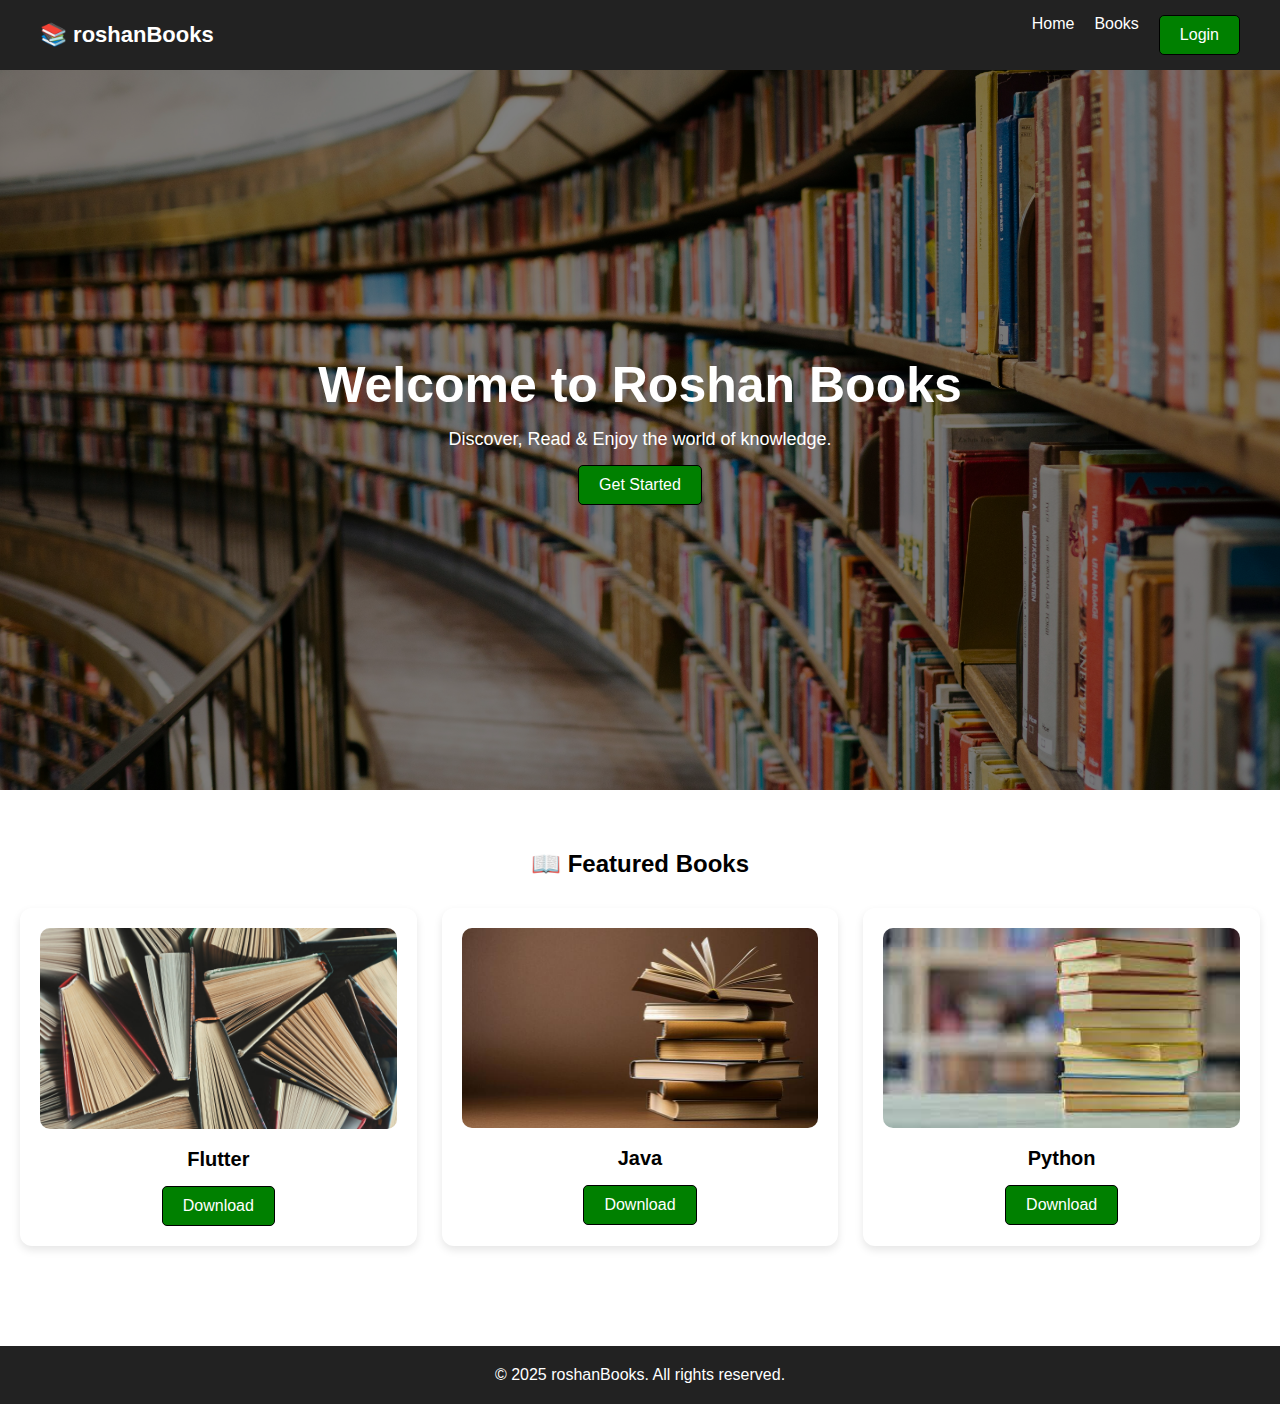
<file: index.html>
<!DOCTYPE html>
<html lang="en">
<head>
  <meta charset="UTF-8">
  <meta name="viewport" content="width=device-width, initial-scale=1.0">
  <title>Inayat Books</title>
  <link rel="stylesheet" href="style.css">
</head>
<body>
  <!-- Navigation -->
  <header>
    <nav class="navbar">
      <div class="logo">📚 roshanBooks</div>
      <ul class="nav-links">
        <li><a href="index.html">Home</a></li>
        <li><a href="#">Books</a></li>
        <li><a href="login.html" class="btn">Login</a></li>
      </ul>
    </nav>
  </header>

  <!-- Hero Section -->
  <section class="hero" style="background-image: url('/bg\ books.jpeg');">
    <div class="hero-content">
      <h1>Welcome to Roshan Books</h1>
      <p>Discover, Read & Enjoy the world of knowledge.</p>
      <a href="login.html" class="btn primary-btn">Get Started</a>
    </div>
  </section>

  <!-- Featured Books -->
  <section class="books">
    <h2>📖 Featured Books</h2>
    <div class="book-grid">
      <div class="book-card">
        <img src="/book 2.jpg" alt="Book 1">
        <h3>Flutter</h3>
        <a href="/flutterbook.pdf" download class="btn">Download</a>
        <!-- <button class="btn download-btn" onclick="downloadBook('/flutterbook.pdf')">Download</button> -->
      </div>
      <div class="book-card">
        <img src="/book 3.jpg" alt="Book 2">
        <h3>Java</h3>
         <a href="/javanotes5.pdf" download class="btn">Download</a>
        <!-- <button class="btn download-btn" onclick="downloadBook('java.pdf', 'https://www.iitk.ac.in/esc101/share/downloads/javanotes5.pdf')">Download</button> -->
      </div>
      <div class="book-card">
        <img src="/book 4.jpeg" alt="Book 3">
        <h3>Python</h3>
        <a href="/javanotes5.pdf" download class="btn">Download</a>
        <!-- <button class="btn download-btn" onclick="downloadBook('python.pdf', 'https://assets.openstax.org/oscms-prodcms/media/documents/Introduction_to_Python_Programming_-_WEB.pdf')">Download</button> -->
      </div>
    </div>
  </section>

  <!-- Footer -->
  <footer>
    <p>© 2025 roshanBooks. All rights reserved.</p>
  </footer>

  <script src="script.js"></script>
</body>
</html>
</file>
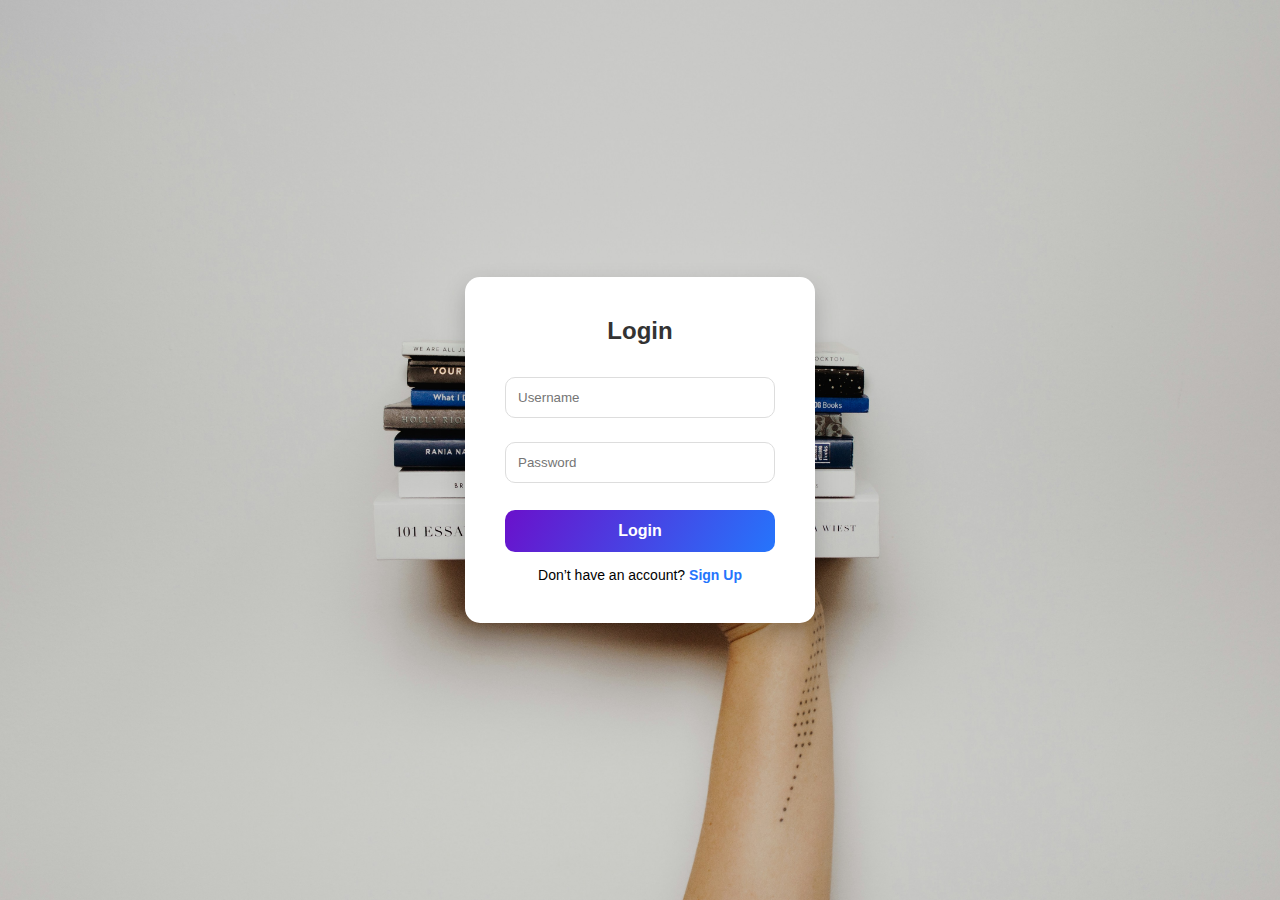
<file: login.html>
<!DOCTYPE html>
<html lang="en">
<head>
  <meta charset="UTF-8">
  <meta name="viewport" content="width=device-width, initial-scale=1.0">
  <title>Login - Inayat Books</title>
  <link rel="stylesheet" href="login.css">
</head>
<body style="background-image: url('/login\ bg.jpeg'); background-size: cover; background-position: center;">

  <div class="login-container">
    <h2>Login</h2>
    <form>
      <input type="text" placeholder="Username" required>
      <input type="password" placeholder="Password" required>
      <button type="submit">Login</button>
    </form>
    <p>Don’t have an account? <a href="#">Sign Up</a></p>
  </div>

</body>
</html>
</file>
<file: style.css>
/* Reset */
* {
  margin: 0;
  padding: 0;
  box-sizing: border-box;
  font-family: "Segoe UI", Tahoma, Geneva, Verdana, sans-serif;
}

/* Navbar */
.navbar {
  display: flex;
  justify-content: space-between;
  align-items: center;
  background: #222;
  padding: 15px 40px;
  color: #fff;
}

.navbar .logo {
  font-size: 22px;
  font-weight: bold;
}

.nav-links {
  list-style: none;
  display: flex;
  gap: 20px;
}

.nav-links li a {
  text-decoration: none;
  color: #fff;
  transition: 0.3s;
}

.nav-links li a:hover {
  color: #f39c12;
}

/* Hero Section */
.hero {
  height: 80vh;
  background-size: cover;
  background-position: center;
  display: flex;
  justify-content: center;
  align-items: center;
  text-align: center;
  color: white;
  position: relative;
}

.hero::before {
  content: "";
  position: absolute;
  top: 0; left: 0;
  width: 100%; height: 100%;
  background: rgba(0,0,0,0.5);
}

.hero-content {
  position: relative;
  z-index: 1;
}

.hero h1 {
  font-size: 50px;
}

.hero p {
  margin: 15px 0;
  font-size: 18px;
}

.btn {
  display: inline-block;
  padding: 10px 20px;
  border-radius: 5px;
  text-decoration: none;
  cursor: pointer;
  transition: 0.3s;
}

.primary-btn {
  background: #f39c12;
  color: white;
}

.primary-btn:hover {
  background: #e67e22;
}

.download-btn {
  background: #27ae60;
  color: white;
  margin-top: 10px;
}

.download-btn:hover {
  background: #2ecc71;
}

/* Books Section */
.books {
  padding: 60px 20px;
  text-align: center;
}

.book-grid {
  display: grid;
  grid-template-columns: repeat(auto-fit, minmax(250px, 1fr));
  gap: 25px;
  margin-top: 30px;
}

.book-card {
  background: white;
  padding: 20px;
  border-radius: 12px;
  box-shadow: 0 4px 8px rgba(0,0,0,0.1);
  transition: 0.3s;
}

.book-card:hover {
  transform: translateY(-8px);
}

.book-card img {
  width: 100%;
  border-radius: 10px;
}

.book-card h3 {
  margin: 15px 0;
  font-size: 20px;
}

/* Footer */
footer {
  text-align: center;
  padding: 20px;
  background: #222;
  color: #fff;
  margin-top: 40px;
}
.btn{
    background-color: green;
    color: white;
    border: 1px solid black;
}
</file>
<file: login.css>
/* login.css */

/* General Reset */
* {
  margin: 0;
  padding: 0;
  box-sizing: border-box;
  font-family: "Poppins", sans-serif;
}

/* Body Styling */
body {
  display: flex;
  justify-content: center;
  align-items: center;
  height: 100vh;
  background: linear-gradient(120deg, #6a11cb, #2575fc);
}

/* Login Container */
.login-container {
  background: #fff;
  padding: 40px;
  border-radius: 15px;
  width: 350px;
  box-shadow: 0 10px 25px rgba(0, 0, 0, 0.2);
  text-align: center;
  animation: fadeIn 1s ease-in-out;
}

.login-container h2 {
  margin-bottom: 20px;
  color: #333;
  font-size: 24px;
}

/* Input Fields */
.login-container input {
  width: 100%;
  padding: 12px;
  margin: 12px 0;
  border: 1px solid #ddd;
  border-radius: 10px;
  outline: none;
  transition: 0.3s;
}

.login-container input:focus {
  border-color: #2575fc;
  box-shadow: 0 0 8px rgba(37, 117, 252, 0.3);
}

/* Button */
.login-container button {
  width: 100%;
  padding: 12px;
  margin-top: 15px;
  background: linear-gradient(120deg, #6a11cb, #2575fc);
  border: none;
  border-radius: 10px;
  color: white;
  font-size: 16px;
  font-weight: bold;
  cursor: pointer;
  transition: 0.3s;
}

.login-container button:hover {
  background: linear-gradient(120deg, #2575fc, #6a11cb);
  transform: scale(1.05);
}

/* Register Link */
.login-container p {
  margin-top: 15px;
  font-size: 14px;
}

.login-container a {
  color: #2575fc;
  text-decoration: none;
  font-weight: bold;
}

.login-container a:hover {
  text-decoration: underline;
}

/* Animations */
@keyframes fadeIn {
  from {
    opacity: 0;
    transform: translateY(-20px);
  }
  to {
    opacity: 1;
    transform: translateY(0);
  }
}
</file>
